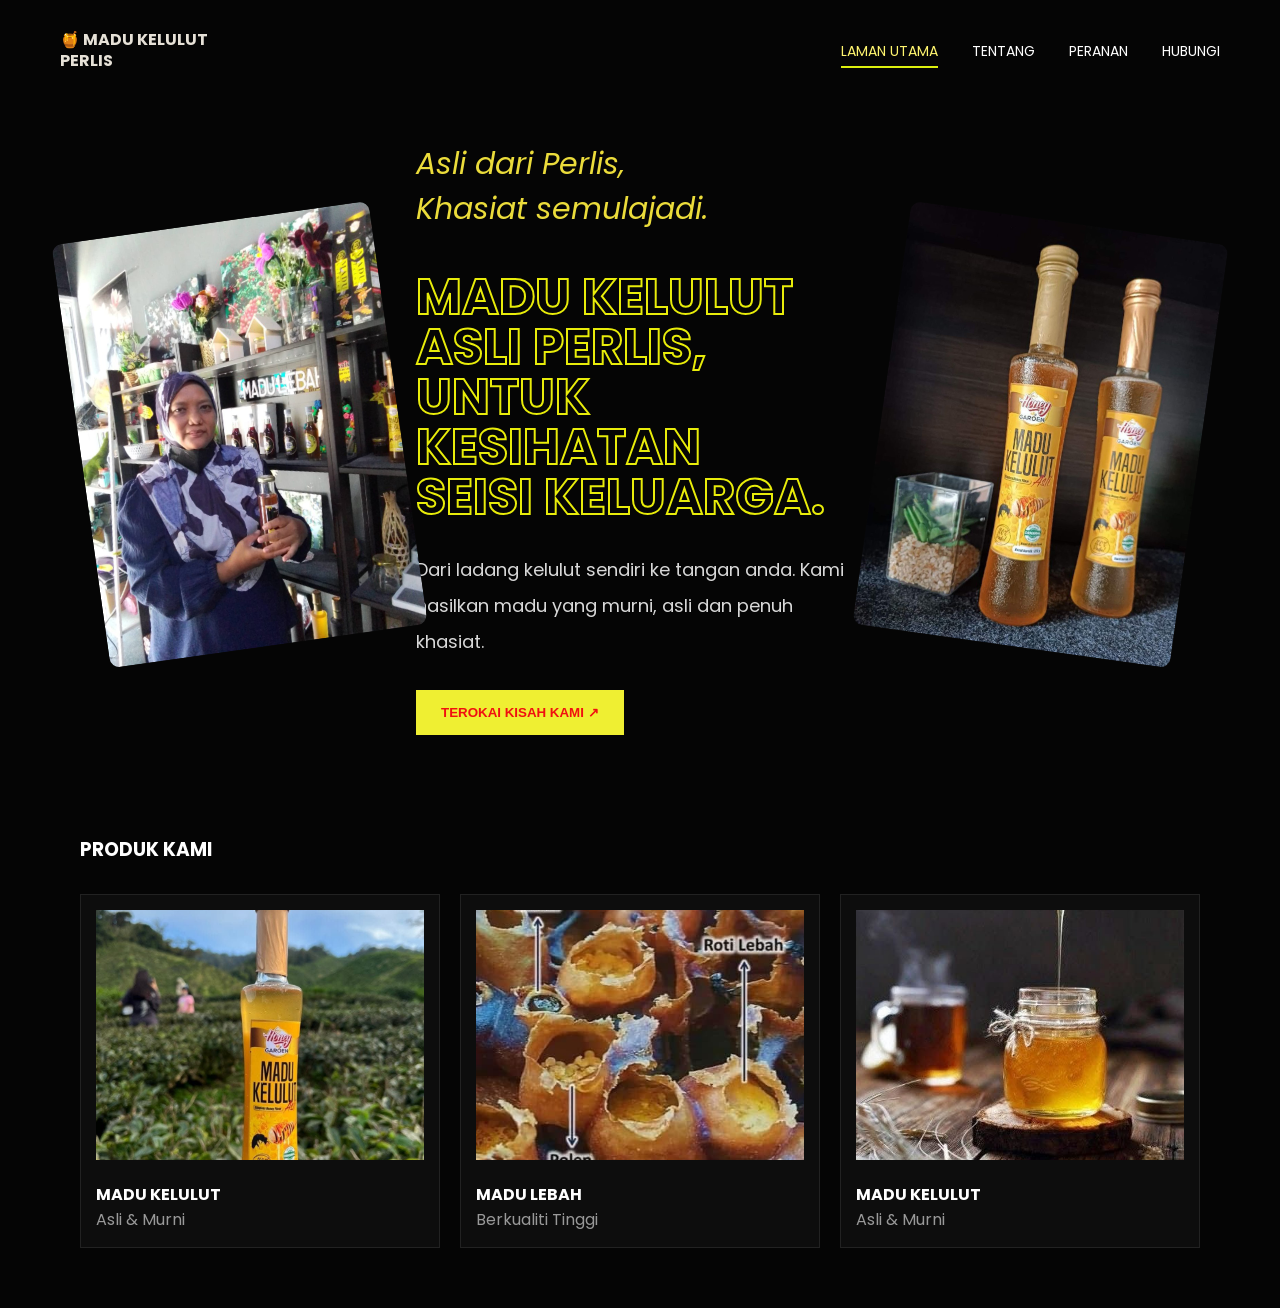
<file: index.html/index.html>
<!DOCTYPE html>
  <meta name="viewport" content="width=device-width, initial-scale=1.0">
  <title>Madu Kelulut Perlis</title>
  <link rel="stylesheet" href="style.css">
  <link href="https://fonts.googleapis.com/css2?family=Poppins:wght@300;400;500;700&display=swap" rel="stylesheet">
</head>
<body>

<header>
  <div class="logo">
    🍯 MADU KELULUT<br>PERLIS
  </div>

  <nav>
    <a class="active" href="index.html">LAMAN UTAMA</a>
    <a href="tentang.html">TENTANG</a>
    <a href="peranan.html">PERANAN</a>
    <a href="hubungi.html">HUBUNGI</a>
  </nav>

</header>

<section class="hero">

<div class="left-image rotate-left">
  <img src="owner.jpeg" alt="">
</div>

<div class="hero-center">

<p class="tagline">Asli dari Perlis,<br>Khasiat semulajadi.</p>

<h1>
MADU KELULUT<br>
ASLI PERLIS,<br>
UNTUK<br>
KESIHATAN<br>
SEISI KELUARGA.
</h1>

<p class="desc">
Dari ladang kelulut sendiri ke tangan anda.
Kami hasilkan madu yang murni, asli
 dan penuh khasiat.
</p>

<button>TEROKAI KISAH KAMI ↗</button>

</div>

<div class="right-image rotate-right">
 <img src="honey.jpeg" alt="">
</div>

</section>

<section class="gallery">

<h3>PRODUK KAMI</h3>

<div class="gallery-grid">

<div class="gallery-card">
<img src="madu kelulut.jpeg" alt="">
<h4>MADU KELULUT</h4>
<p>Asli & Murni</p>
</div>

<div class="gallery-card">
<img src="madu lebah.jpeg" alt="">
<h4>MADU LEBAH</h4>
<p>Berkualiti Tinggi</p>
</div>

<div class="gallery-card">
<img src="madu.jpeg" alt="">
<h4>MADU KELULUT</h4>
<p>Asli & Murni</p>
</div>


</div>

</section>

</div>

</section>

</body>
</html>
</file>
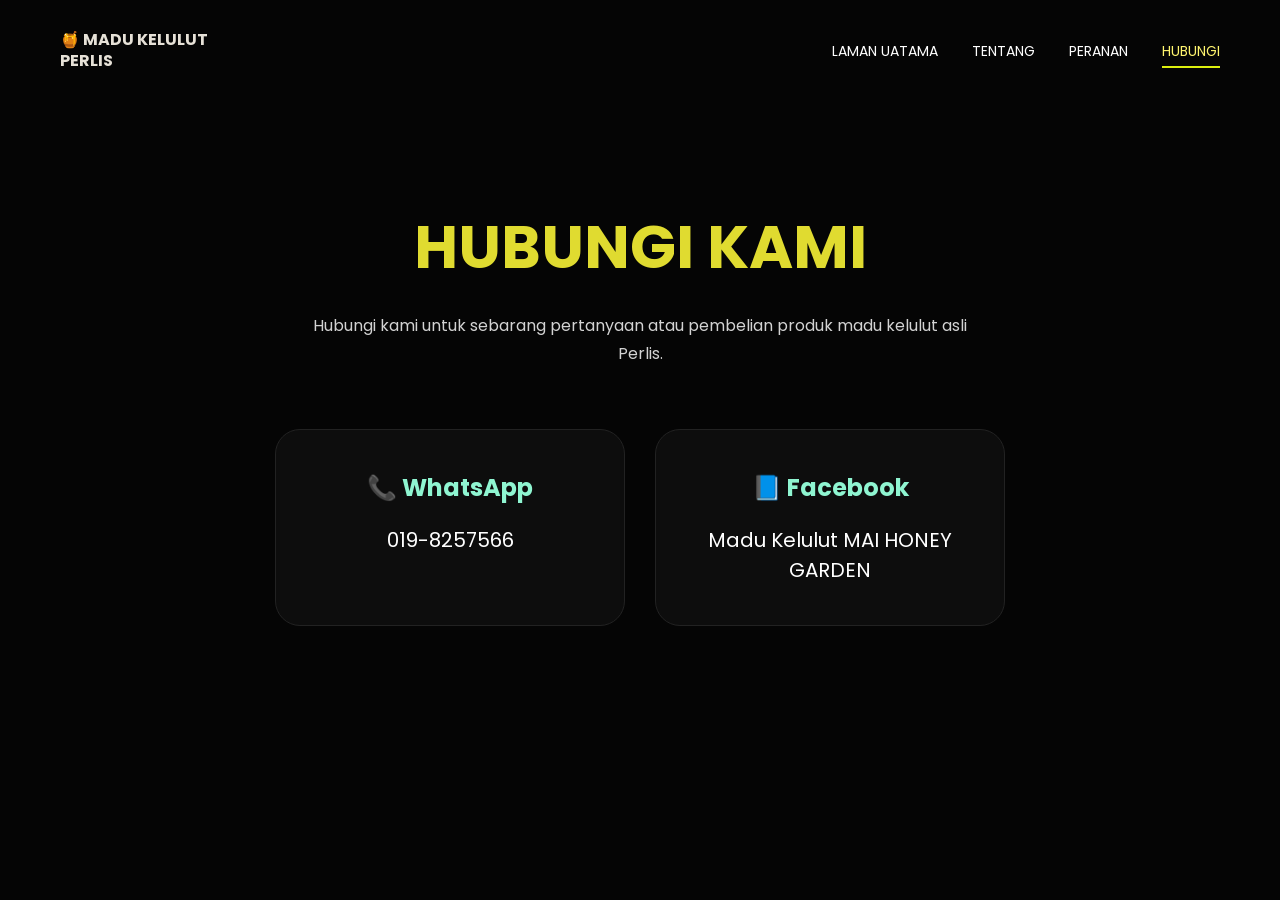
<file: index.html/hubungi.html>
<!DOCTYPE html>
<html lang="ms">
<head>
  <meta charset="UTF-8">
  <meta name="viewport" content="width=device-width, initial-scale=1.0">
  <title>Contact</title>

  <link rel="stylesheet" href="style.css">

  <link href="https://fonts.googleapis.com/css2?family=Poppins:wght@300;400;500;700&display=swap" rel="stylesheet">
</head>

<body>

<header>

  <div class="logo">
    🍯 MADU KELULUT<br>PERLIS
  </div>

  <nav>
    <a href="index.html">LAMAN UATAMA</a>
    <a href="tentang.html">TENTANG</a>
    <a href="peranan.html">PERANAN</a>
      <a class="active" href="hubungi.html">HUBUNGI</a>
  </nav>


</header>

<section class="contact-page">

<h1>HUBUNGI KAMI</h1>

<p class="contact-desc">
Hubungi kami untuk sebarang pertanyaan atau pembelian produk madu kelulut asli Perlis.
</p>

<div class="contact-container">

<div class="contact-box">

<h2>📞 WhatsApp</h2>

<a href="https://wa.me/60198257566" target="_blank">
019-8257566
</a>

</div>

<div class="contact-box">

<h2>📘 Facebook</h2>

<a href="https://www.facebook.com/" target="_blank">
Madu Kelulut MAI HONEY GARDEN
</a>

</div>

</div>

</section>

</body>
</html>
</file>
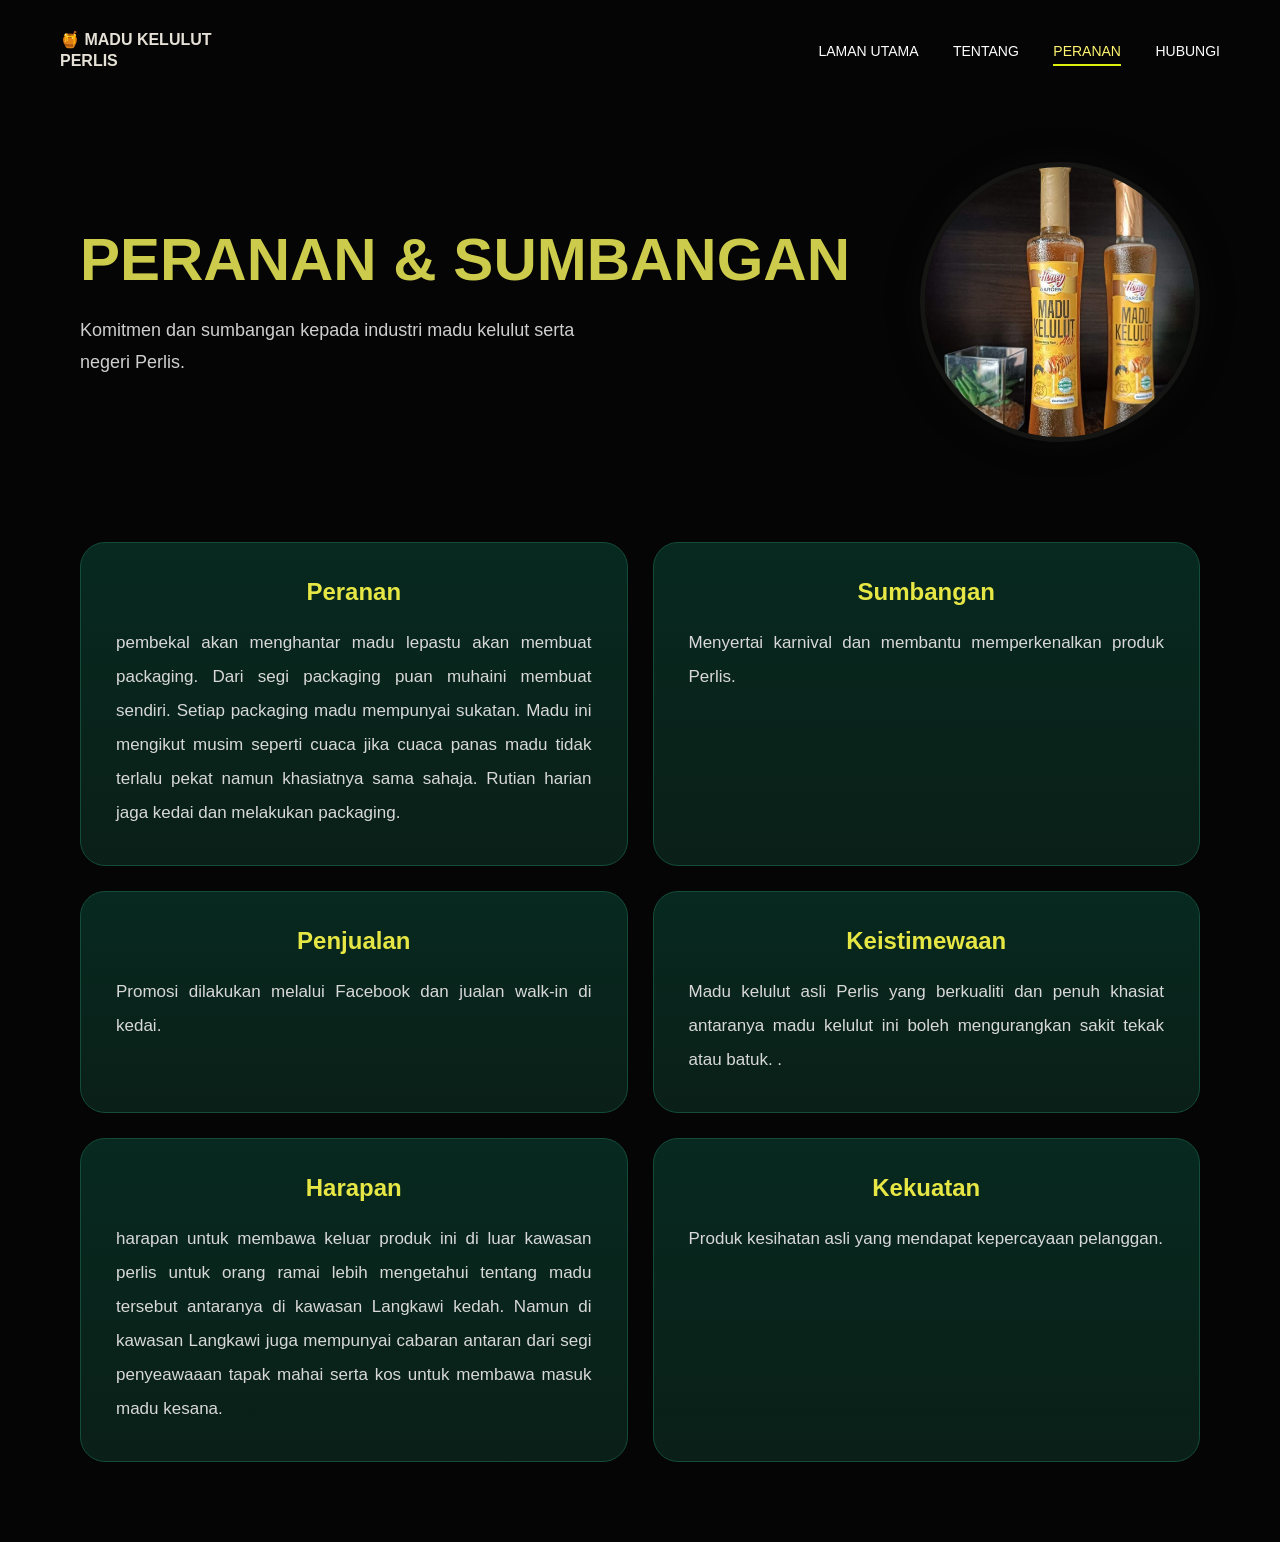
<file: index.html/peranan.html>
<!DOCTYPE html>
<html lang="ms">
<head>
  <meta charset="UTF-8">
  <meta name="viewport" content="width=device-width, initial-scale=1.0">
  <title>Role</title>
  <link rel="stylesheet" href="style.css">
</head>
<body>

<header>
  <div class="logo">
    🍯 MADU KELULUT<br>PERLIS
  </div>

   <nav>
     <a href="index.html">LAMAN UTAMA</a>
     <a href="tentang.html">TENTANG</a>
     <a class="active" href="peranan.html">PERANAN</a>
     <a href="hubungi.html">HUBUNGI</a>
  </nav>

</header>

<section class="top-title">
  <div>
    <h1>PERANAN & SUMBANGAN</h1>
    <p>Komitmen dan sumbangan kepada industri madu kelulut serta negeri Perlis.</p>
  </div>

  <img class="profile" src="honey.jpeg">
</section>

<section class="card-grid">

<div class="info-card">
<h2>Peranan</h2>
<p> pembekal akan menghantar madu lepastu akan membuat packaging. Dari segi packaging puan muhaini
   membuat sendiri. Setiap packaging madu mempunyai sukatan. Madu ini mengikut musim seperti cuaca 
   jika cuaca panas madu tidak terlalu pekat namun khasiatnya sama sahaja. Rutian harian jaga kedai dan melakukan packaging.</p>
</div>

<div class="info-card">
<h2>Sumbangan</h2>
<p>Menyertai karnival dan membantu memperkenalkan produk Perlis.</p>
</div>

<div class="info-card">
<h2> Penjualan</h2>
<p>Promosi dilakukan melalui Facebook dan jualan walk-in di kedai.</p>
</div>

<div class="info-card">
<h2>Keistimewaan</h2>
<p>Madu kelulut asli Perlis yang berkualiti dan penuh khasiat antaranya madu kelulut ini boleh 
  mengurangkan sakit tekak atau batuk. .</p>
</div>

<div class="info-card">
<h2>Harapan</h2>
<p>harapan untuk membawa keluar produk ini di luar kawasan perlis untuk orang ramai lebih mengetahui
   tentang madu tersebut antaranya di kawasan Langkawi kedah. Namun di kawasan Langkawi juga mempunyai 
   cabaran antaran dari segi penyeawaaan tapak mahai serta kos untuk membawa masuk madu kesana.</p>
</div>

<div class="info-card">
<h2>Kekuatan</h2>
<p>Produk kesihatan asli yang mendapat kepercayaan pelanggan.</p>
</div>

</section>

</body>
</html>
</file>
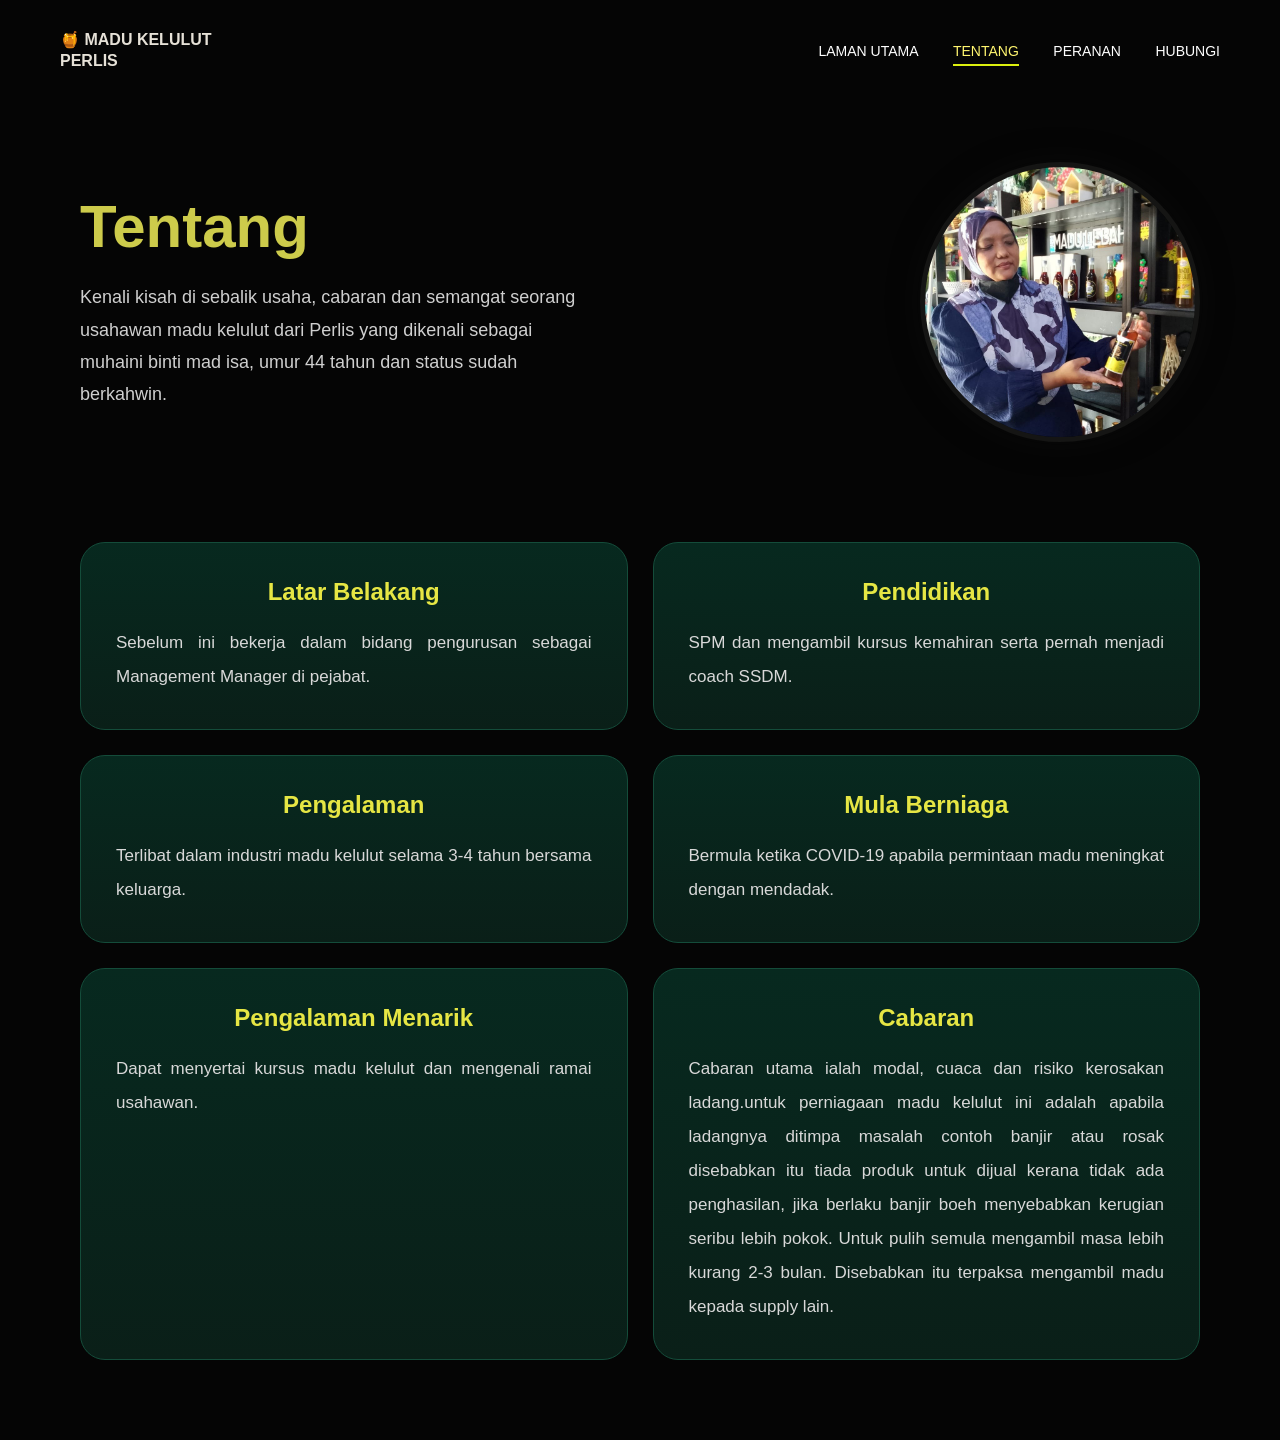
<file: index.html/tentang.html>
<!DOCTYPE html>
<html lang="ms">
<head>
  <meta charset="UTF-8">
  <meta name="viewport" content="width=device-width, initial-scale=1.0">
  <title>Tentang</title>
  <link rel="stylesheet" href="style.css">
</head>
<body>

<header>
  <div class="logo">
    🍯 MADU KELULUT<br>PERLIS
  </div>

   <nav>
     <a href="index.html">LAMAN UTAMA</a>
     <a class="active" href="tentang.html">TENTANG</a>
    <a href="peranan.html">PERANAN</a>
    <a href="hubungi.html">HUBUNGI</a>
  </nav>

</header>

<section class="top-title">
  <div>
    <h1>Tentang</h1>
    <p>Kenali kisah di sebalik usaha, cabaran dan semangat seorang usahawan madu kelulut 
      dari Perlis yang dikenali sebagai muhaini binti mad isa, umur 44 tahun dan status sudah berkahwin.</p>
  </div>

  <img class="profile" src="about.jpeg">

</section>

<section class="card-grid">

<div class="info-card">
<h2>Latar Belakang</h2>
<p>Sebelum ini bekerja dalam bidang pengurusan sebagai Management Manager di pejabat.</p>
</div>

<div class="info-card">
<h2>Pendidikan</h2>
<p>SPM dan mengambil kursus kemahiran serta pernah menjadi coach SSDM.</p>
</div>

<div class="info-card">
<h2>Pengalaman</h2>
<p>Terlibat dalam industri madu kelulut selama 3-4 tahun bersama keluarga.</p>
</div>

<div class="info-card">
<h2>Mula Berniaga</h2>
<p>Bermula ketika COVID-19 apabila permintaan madu meningkat dengan mendadak.</p>
</div>

<div class="info-card">
<h2>Pengalaman Menarik</h2>
<p>Dapat menyertai kursus madu kelulut dan mengenali ramai usahawan.</p>
</div>

<div class="info-card">
<h2>Cabaran</h2>
<p>Cabaran utama ialah modal, cuaca dan risiko kerosakan ladang.untuk perniagaan madu kelulut ini 
  adalah apabila ladangnya ditimpa masalah contoh banjir atau rosak disebabkan itu tiada produk untuk
   dijual kerana tidak ada penghasilan, jika berlaku banjir boeh menyebabkan kerugian seribu lebih pokok. 
   Untuk pulih semula mengambil masa lebih kurang 2-3 bulan. Disebabkan itu terpaksa mengambil madu kepada supply lain.</p>
</div>

</section>

</body>
</html>
</file>
<file: index.html/style.css>
*{
  margin:0;
  padding:0;
  box-sizing:border-box;
}

body{
  background:#050505;
  font-family:'Poppins',sans-serif;
  color:white;
}

header{
  display:flex;
  justify-content:space-between;
  align-items:center;
  padding:30px 60px;
}

.logo{
  color:#e6e1d7;
  font-weight:700;
  line-height:1.3;
}

nav a{
  color:white;
  text-decoration:none;
  margin-left:30px;
  font-size:14px;
}

nav a.active{
  color:#fff56f;
  border-bottom:2px solid #dcef0e;
  padding-bottom:5px;
}

.hero{
  display:flex;
  justify-content:space-between;
  align-items:center;
  padding:40px 80px;
}

.hero-center{
  width:40%;
}

.tagline{
  color:#ebdc3b;
  font-size:30px;
  margin-bottom:40px;
  font-style:italic;
}

.hero h1{
  font-size:50px;
  line-height:1;
  color:transparent;
  -webkit-text-stroke:2px #e8ec0a;
}


.desc{
  margin-top:30px;
  line-height:2;
  color:#d8d8d8;
  font-size:18px;
  max-width:500px;
}

button{
  margin-top:30px;
  background:#efef32;
  border:none;
  padding:15px 25px;
  color:rgb(240, 16, 16);
  font-weight:700;
  cursor:pointer;
}

.left-image img,
.right-image img{
  width:320px;
  border-radius:10px;
}

.rotate-left{
  transform:rotate(-8deg);
}

.rotate-right{
  transform:rotate(8deg);
}

.gallery{
  padding:60px 80px;
}

.gallery h3{
  margin-bottom:30px;
}

.gallery-grid{
  display:grid;
  grid-template-columns:repeat(3,1fr);
  gap:20px;
}

.gallery-card{
  background:#0d0d0d;
  border:1px solid #222;
  padding:15px;px;
}

.gallery-card img{
  width:100%;
  height:250px;
  object-fit:cover;
}

.gallery-card h4{
  margin-top:15px;
}

.gallery-card p{
  color:#999;
}

.top-title{
  display:flex;
  justify-content:space-between;
  align-items:center;
  padding:60px 80px;
}

.top-title h1{
  font-size:60px;
  color:#cdcb4b;
}

.top-title p{
  max-width:500px;
  margin-top:20px;
  color:#cfcfcf;
  font-size:18px;
  line-height:1.8;
}

.profile{
  width:280px;
  height:280px;
  object-fit:cover;
  border-radius:50%;
  border:5px solid #151514;
  box-shadow:0 0 30px rgba(14, 14, 13, 0.5);
}

.card-grid{
  padding:40px 80px 80px;
  display:grid;
  grid-template-columns:repeat(2,1fr);
  gap:25px;
}

.info-card{
  background:linear-gradient(to bottom,#07291f,#0a1f18);
  border:1px solid #144c3a;
  border-radius:25px;
  padding:35px;
}

.info-card h2{
  color:#e6e644;
  margin-bottom:20px;
  text-align:center;
}

.info-card p{
  line-height:2;
  color:#d8d8d8;
  font-size:17px;
  font-weight:300;
  text-align:justify;
  
}

@media(max-width:900px){

.hero{
flex-direction:column;
text-align:center;
}

.hero-center{
width:100%;
margin:40px 0;
}

.hero h1{
font-size:50px;
}

.gallery-grid,
.card-grid{
grid-template-columns:1fr;
}

.top-title{
flex-direction:column;
text-align:center;
gap:30px;
}

}

.contact-section{
  padding:80px;
  text-align:center;
}

.contact-section h2{
  font-size:50px;
  margin-bottom:40px;
  color:#e6cd3c;
}

.contact-page{
  padding:100px 80px;
  text-align:center;
}

.contact-page h1{
  font-size:60px;
  color:#e0db30;
  margin-bottom:20px;
}

.contact-desc{
  color:#d3d3d3;
  max-width:700px;
  margin:auto;
  line-height:1.8;
  margin-bottom:60px;
}

.contact-container{
  display:flex;
  justify-content:center;
  gap:30px;
  flex-wrap:wrap;
}

.contact-box{
  background:#0d0d0d;
  border:1px solid #222;
  border-radius:25px;
  padding:40px;
  width:350px;
}

.contact-box h2{
  color:#8ff5d1;
  margin-bottom:20px;
}

.contact-box a{
  color:white;
  text-decoration:none;
  font-size:20px;
}

.contact-box a:hover{
  color:#e2cf56;
}
</file>
